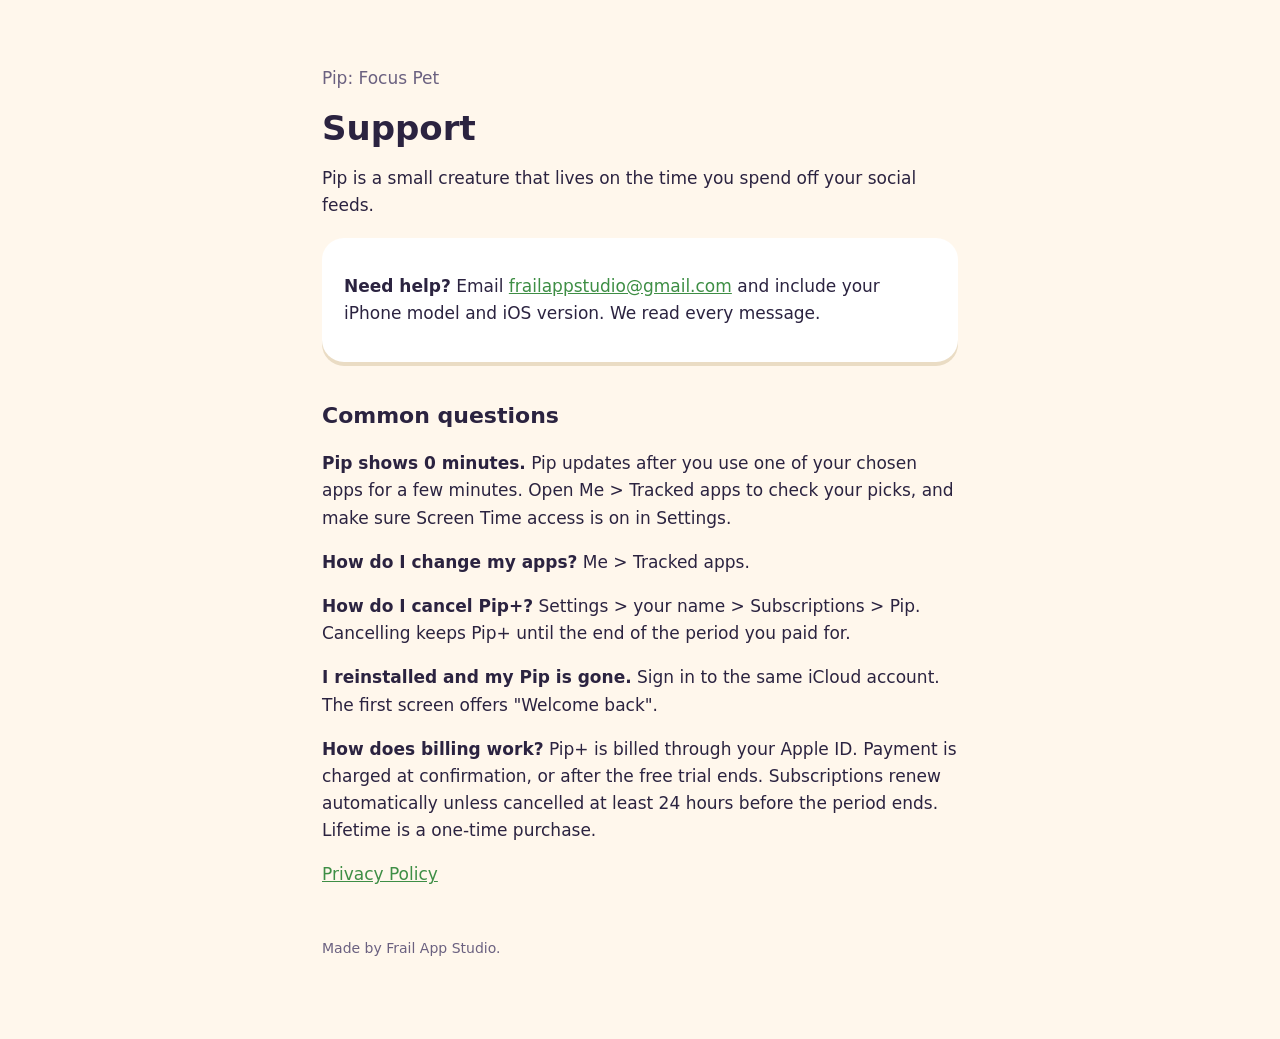
<file: index.html>
<!DOCTYPE html>
<html lang="en"><head><meta charset="utf-8"><meta name="viewport" content="width=device-width, initial-scale=1">
<title>Pip: Focus Pet: Support</title><link rel="stylesheet" href="style.css"></head>
<body><main>
<p class="soft">Pip: Focus Pet</p>
<h1>Support</h1>
<p>Pip is a small creature that lives on the time you spend off your social feeds.</p>
<div class="card"><p><strong>Need help?</strong> Email <a href="mailto:frailappstudio@gmail.com">frailappstudio@gmail.com</a> and include your iPhone model and iOS version. We read every message.</p></div>
<h2>Common questions</h2>
<p><strong>Pip shows 0 minutes.</strong> Pip updates after you use one of your chosen apps for a few minutes. Open Me &gt; Tracked apps to check your picks, and make sure Screen Time access is on in Settings.</p>
<p><strong>How do I change my apps?</strong> Me &gt; Tracked apps.</p>
<p><strong>How do I cancel Pip+?</strong> Settings &gt; your name &gt; Subscriptions &gt; Pip. Cancelling keeps Pip+ until the end of the period you paid for.</p>
<p><strong>I reinstalled and my Pip is gone.</strong> Sign in to the same iCloud account. The first screen offers "Welcome back".</p>
<p><strong>How does billing work?</strong> Pip+ is billed through your Apple ID. Payment is charged at confirmation, or after the free trial ends. Subscriptions renew automatically unless cancelled at least 24 hours before the period ends. Lifetime is a one-time purchase.</p>
<p><a href="privacy.html">Privacy Policy</a></p>
<footer>Made by Frail App Studio.</footer>
</main></body></html>
</file>
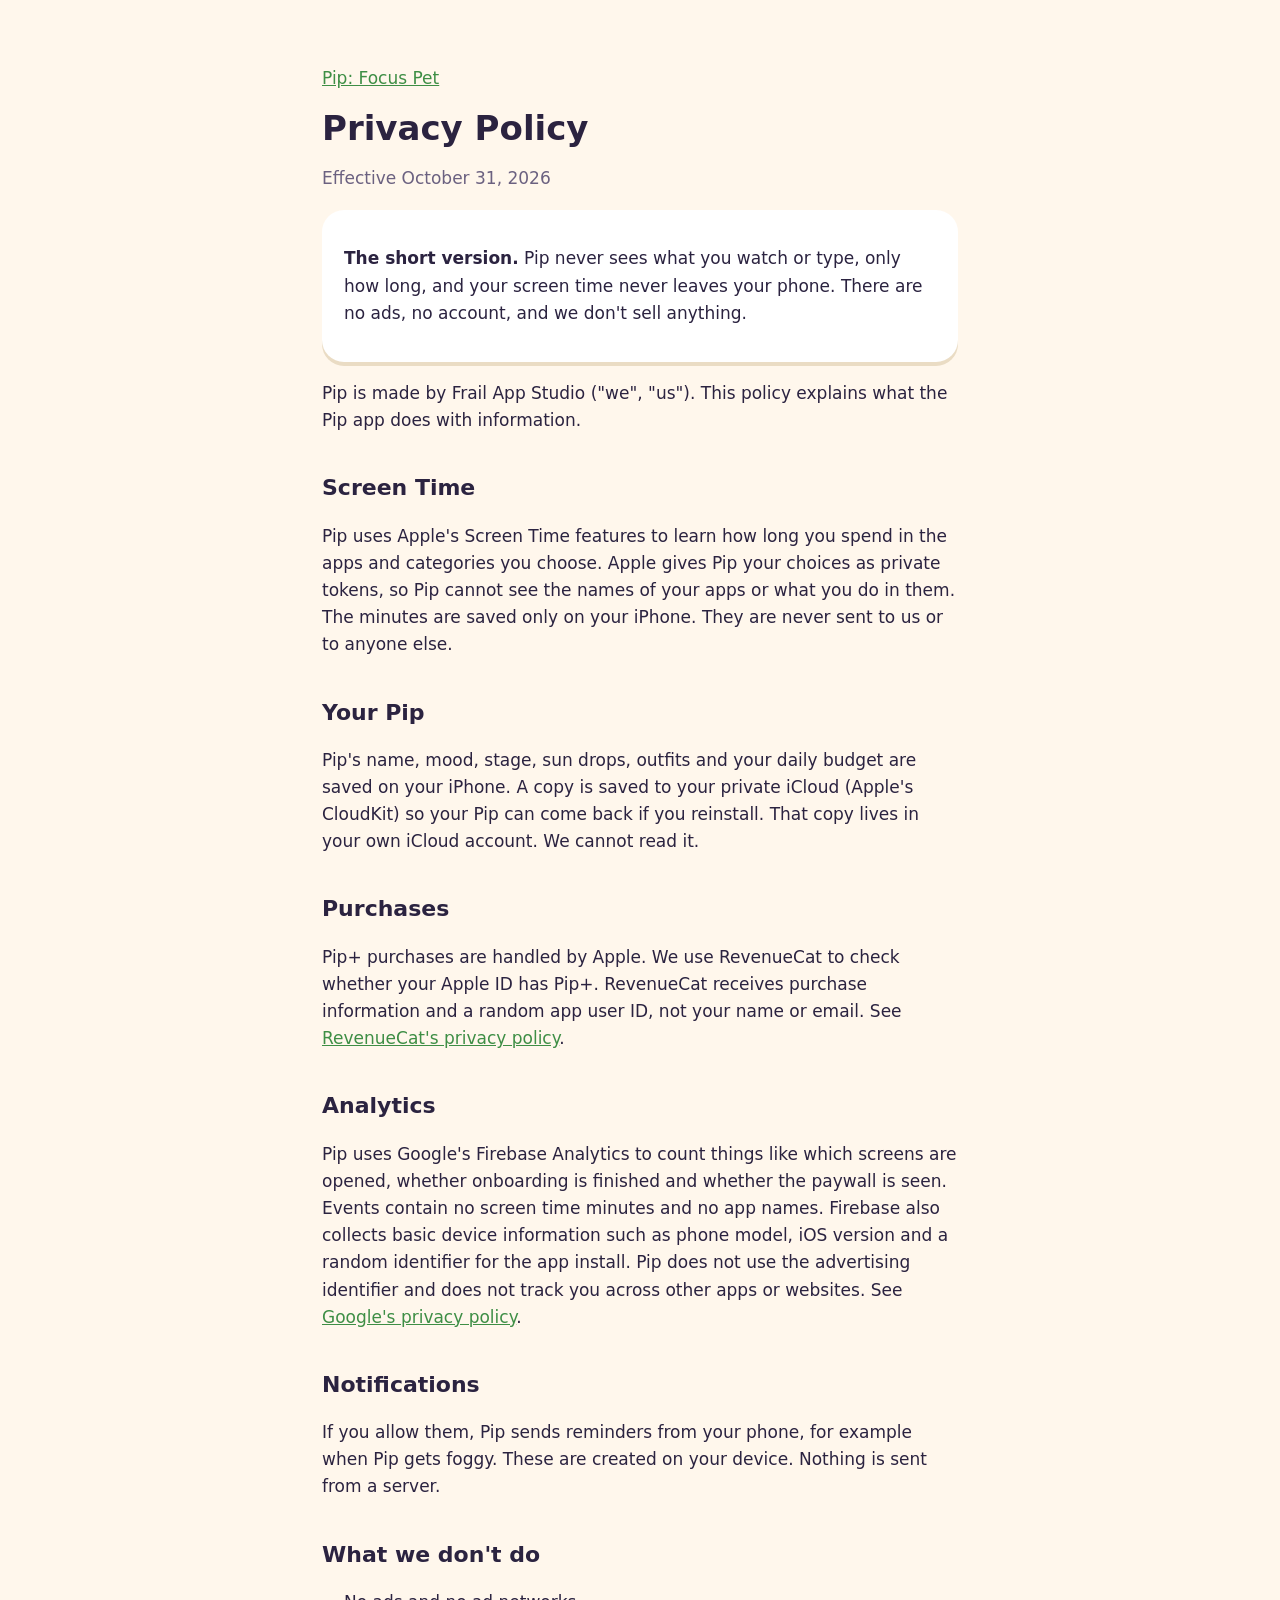
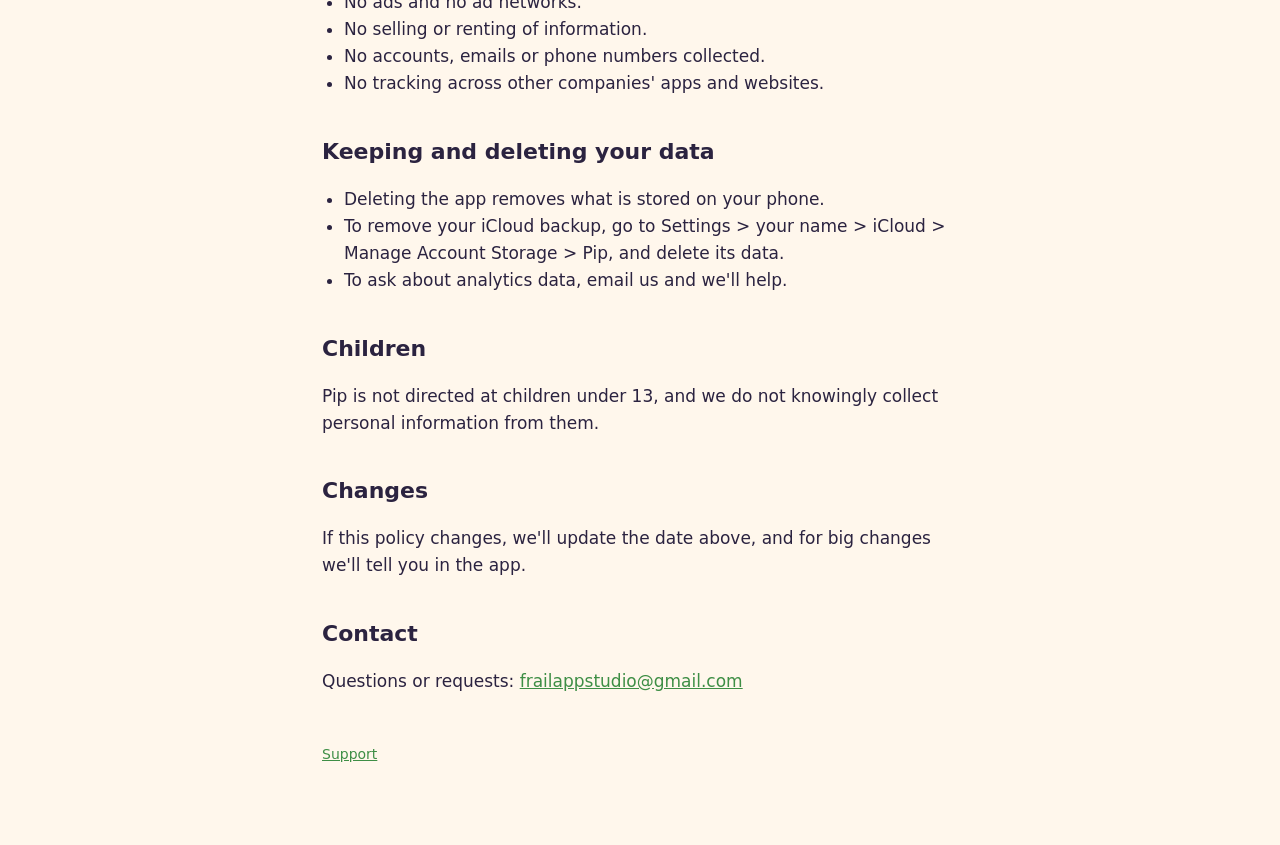
<file: privacy.html>
<!DOCTYPE html>
<html lang="en"><head><meta charset="utf-8"><meta name="viewport" content="width=device-width, initial-scale=1">
<title>Pip: Focus Pet: Privacy Policy</title><link rel="stylesheet" href="style.css"></head>
<body><main>
<p class="soft"><a href="index.html">Pip: Focus Pet</a></p>
<h1>Privacy Policy</h1>
<p class="soft">Effective October 31, 2026</p>

<div class="card"><p><strong>The short version.</strong> Pip never sees what you watch or type, only how long, and your screen time never leaves your phone. There are no ads, no account, and we don't sell anything.</p></div>

<p>Pip is made by Frail App Studio ("we", "us"). This policy explains what the Pip app does with information.</p>

<h2>Screen Time</h2>
<p>Pip uses Apple's Screen Time features to learn how long you spend in the apps and categories you choose. Apple gives Pip your choices as private tokens, so Pip cannot see the names of your apps or what you do in them. The minutes are saved only on your iPhone. They are never sent to us or to anyone else.</p>

<h2>Your Pip</h2>
<p>Pip's name, mood, stage, sun drops, outfits and your daily budget are saved on your iPhone. A copy is saved to your private iCloud (Apple's CloudKit) so your Pip can come back if you reinstall. That copy lives in your own iCloud account. We cannot read it.</p>

<h2>Purchases</h2>
<p>Pip+ purchases are handled by Apple. We use RevenueCat to check whether your Apple ID has Pip+. RevenueCat receives purchase information and a random app user ID, not your name or email. See <a href="https://www.revenuecat.com/privacy">RevenueCat's privacy policy</a>.</p>

<h2>Analytics</h2>
<p>Pip uses Google's Firebase Analytics to count things like which screens are opened, whether onboarding is finished and whether the paywall is seen. Events contain no screen time minutes and no app names. Firebase also collects basic device information such as phone model, iOS version and a random identifier for the app install. Pip does not use the advertising identifier and does not track you across other apps or websites. See <a href="https://policies.google.com/privacy">Google's privacy policy</a>.</p>

<h2>Notifications</h2>
<p>If you allow them, Pip sends reminders from your phone, for example when Pip gets foggy. These are created on your device. Nothing is sent from a server.</p>

<h2>What we don't do</h2>
<ul>
<li>No ads and no ad networks.</li>
<li>No selling or renting of information.</li>
<li>No accounts, emails or phone numbers collected.</li>
<li>No tracking across other companies' apps and websites.</li>
</ul>

<h2>Keeping and deleting your data</h2>
<ul>
<li>Deleting the app removes what is stored on your phone.</li>
<li>To remove your iCloud backup, go to Settings &gt; your name &gt; iCloud &gt; Manage Account Storage &gt; Pip, and delete its data.</li>
<li>To ask about analytics data, email us and we'll help.</li>
</ul>

<h2>Children</h2>
<p>Pip is not directed at children under 13, and we do not knowingly collect personal information from them.</p>

<h2>Changes</h2>
<p>If this policy changes, we'll update the date above, and for big changes we'll tell you in the app.</p>

<h2>Contact</h2>
<p>Questions or requests: <a href="mailto:frailappstudio@gmail.com">frailappstudio@gmail.com</a></p>
<footer><a href="index.html">Support</a></footer>
</main></body></html>
</file>
<file: style.css>
:root { --bg:#FFF7EC; --ink:#2B2340; --soft:#6B6180; --card:#fff; --green:#6CC070; --line:#EADCC4; }
* { box-sizing: border-box; }
body { margin:0; background:var(--bg); color:var(--ink); font:17px/1.6 -apple-system, "SF Pro Rounded", system-ui, sans-serif; }
main { max-width: 680px; margin: 0 auto; padding: 48px 22px 80px; }
h1 { font-size: 34px; line-height:1.15; margin: 8px 0 6px; }
h2 { font-size: 22px; margin: 36px 0 6px; }
p, li { color: var(--ink); }
.soft { color: var(--soft); }
.card { background: var(--card); border-radius: 22px; padding: 18px 22px; box-shadow: 0 4px 0 var(--line); margin: 18px 0; }
a { color: #3E8E45; }
ul { padding-left: 22px; }
footer { margin-top: 48px; color: var(--soft); font-size: 14px; }
</file>
